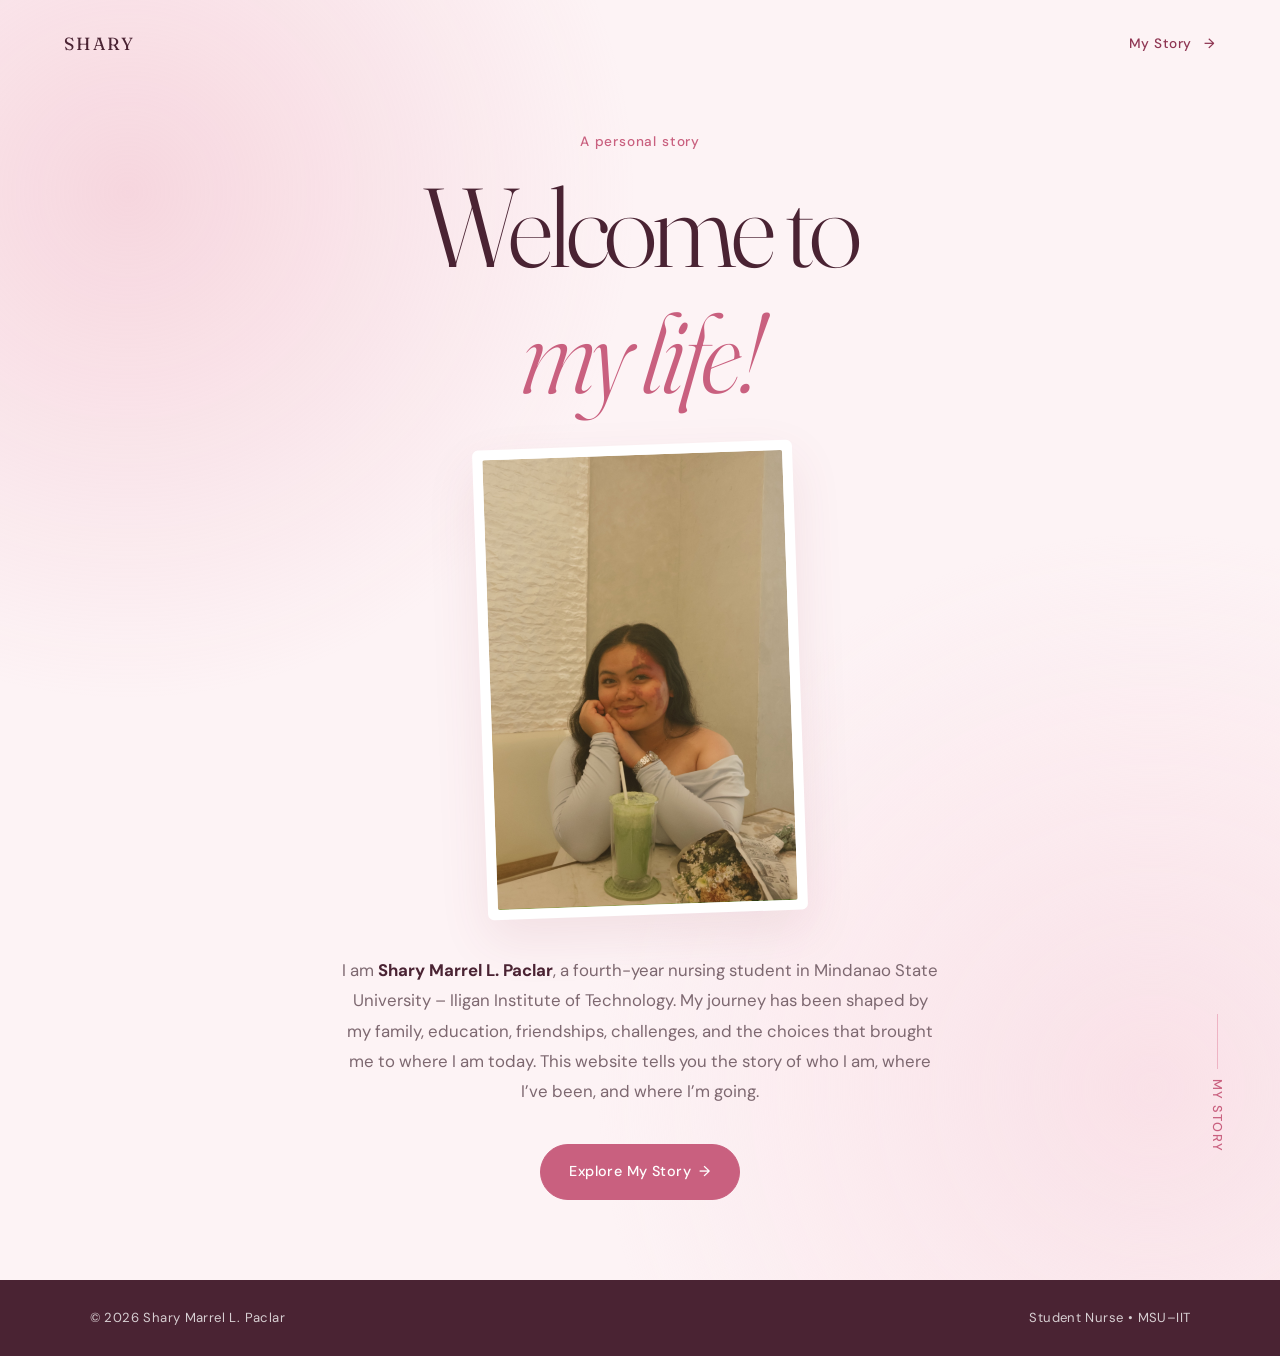
<file: index.html>
<!DOCTYPE html>
<html lang="en">
<head>
    <meta charset="UTF-8">
    <meta name="viewport" content="width=device-width, initial-scale=1.0">
    <meta name="description" content="Welcome to the personal story of Shary Marrel L. Paclar.">
    <title>Welcome to My Life | Shary Marrel Paclar</title>
    <link rel="stylesheet" href="style.css">
    <meta name="theme-color" content="#c9607f">
    <meta property="og:type" content="website">
    <meta property="og:title" content="Welcome to My Life | Shary Marrel Paclar">
    <meta property="og:description" content="Welcome to the personal story of Shary Marrel L. Paclar.">
    <link rel="icon" href="data:image/svg+xml,%3Csvg xmlns='http://www.w3.org/2000/svg' viewBox='0 0 100 100'%3E%3Ctext y='.9em' font-size='90'%3E%F0%9F%8C%B8%3C/text%3E%3C/svg%3E">
</head>

<body class="home-page">

    <a class="skip-link" href="#main">Skip to content</a>

    <header class="site-header">
        <nav class="navbar" aria-label="Main navigation">
            <a class="brand" href="index.html">SHARY</a>
            <a class="nav-link" href="story.html">My Story <span>→</span></a>
        </nav>
    </header>

    <main id="main">
        <section class="hero" id="home">
            <div class="hero-content">
                <p class="eyebrow">A personal story</p>
                <h1>Welcome to<br><em>my life!</em></h1>

                <div class="hero-image-wrap">
                    <img src="PHOTOS/shary-home.jpg"
                         alt="Portrait of Shary Marrel L. Paclar"
                         class="hero-image">
                </div>

                <div class="intro-card">
                    <p>
                        I am <strong>Shary Marrel L. Paclar</strong>, a fourth-year nursing student
                        in Mindanao State University – Iligan Institute of Technology.
                        My journey has been shaped by my family, education, friendships,
                        challenges, and the choices that brought me to where I am today.
                        This website tells you the story of who I am, where I’ve been,
                        and where I’m going.
                    </p>
                </div>

                <a href="story.html" class="button">
                    Explore My Story <span>→</span>
                </a>
            </div>

            <div class="hero-side-note" aria-hidden="true">
                <span class="vertical-line"></span>
                <span>MY STORY</span>
            </div>
        </section>
    </main>

    <footer class="site-footer">
        <p>© 2026 Shary Marrel L. Paclar</p>
        <p>Student Nurse • MSU–IIT</p>
    </footer>

</body>
</html>
</file>
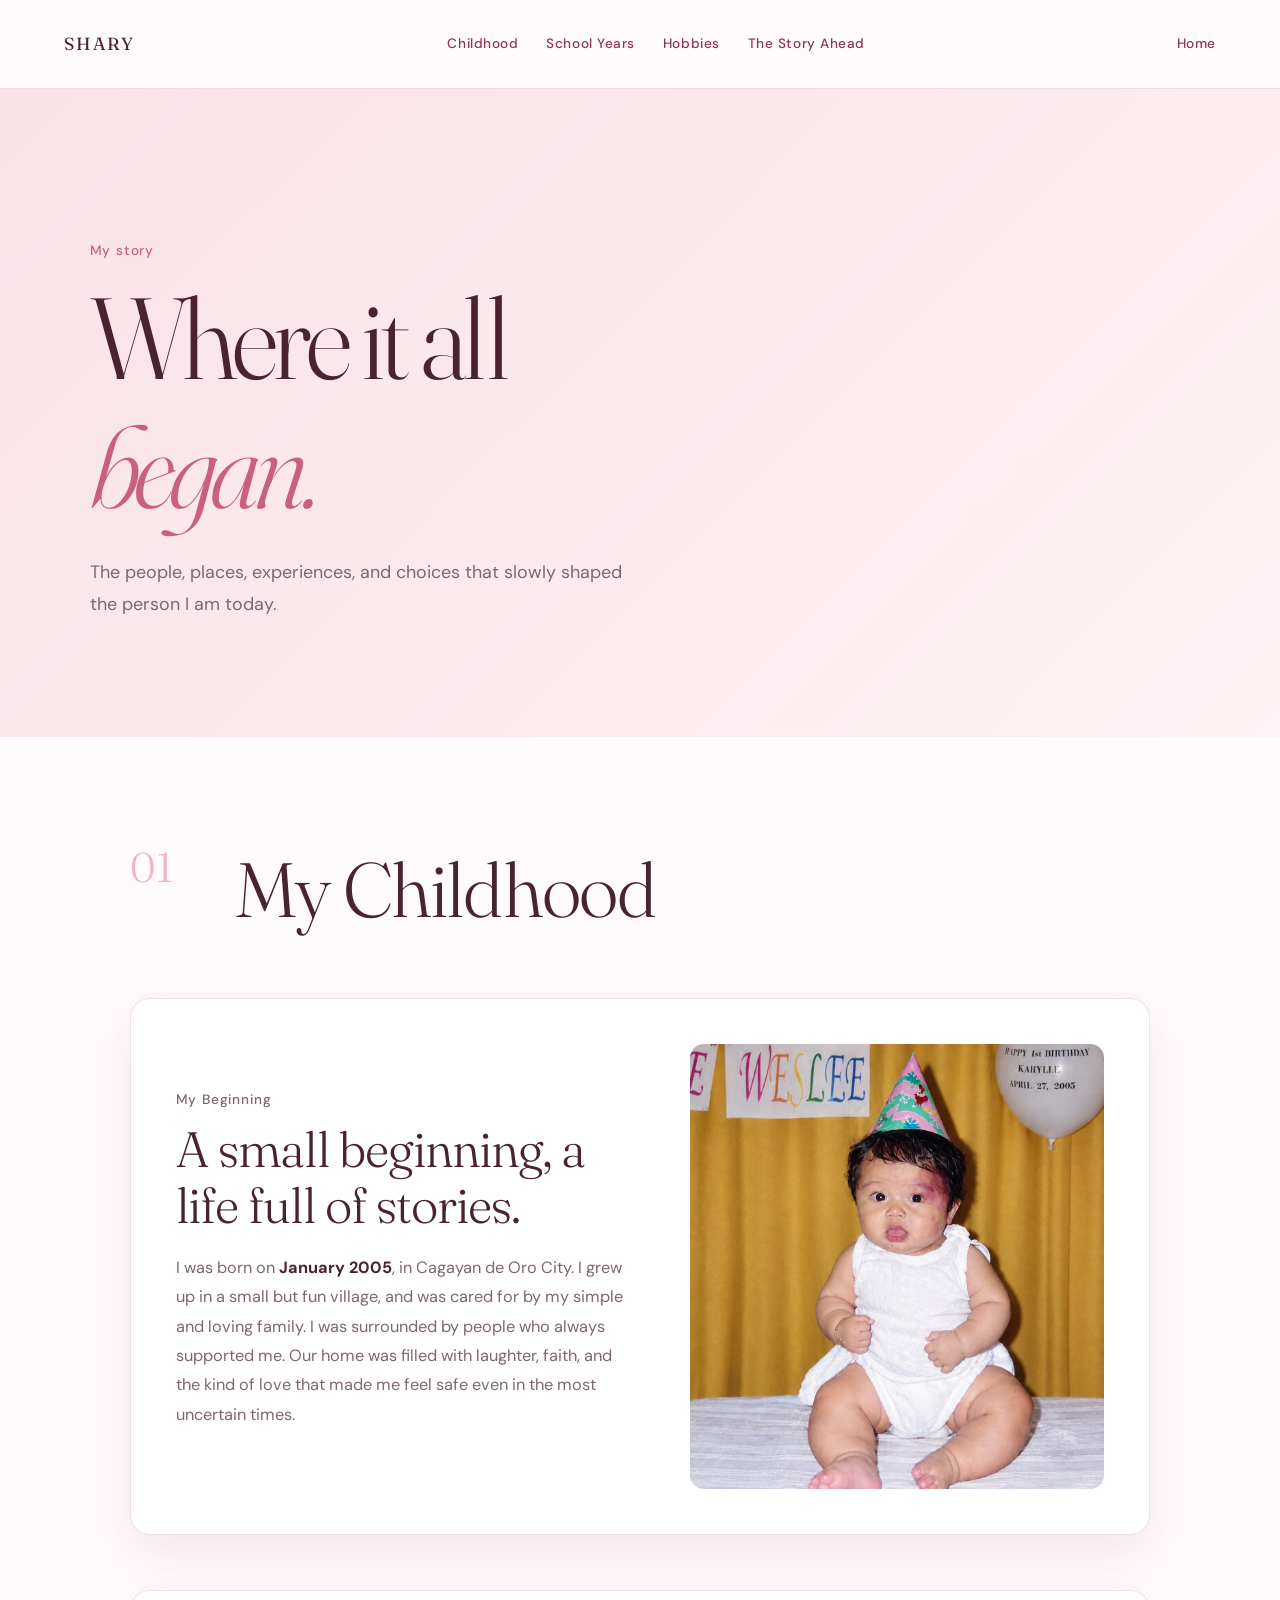
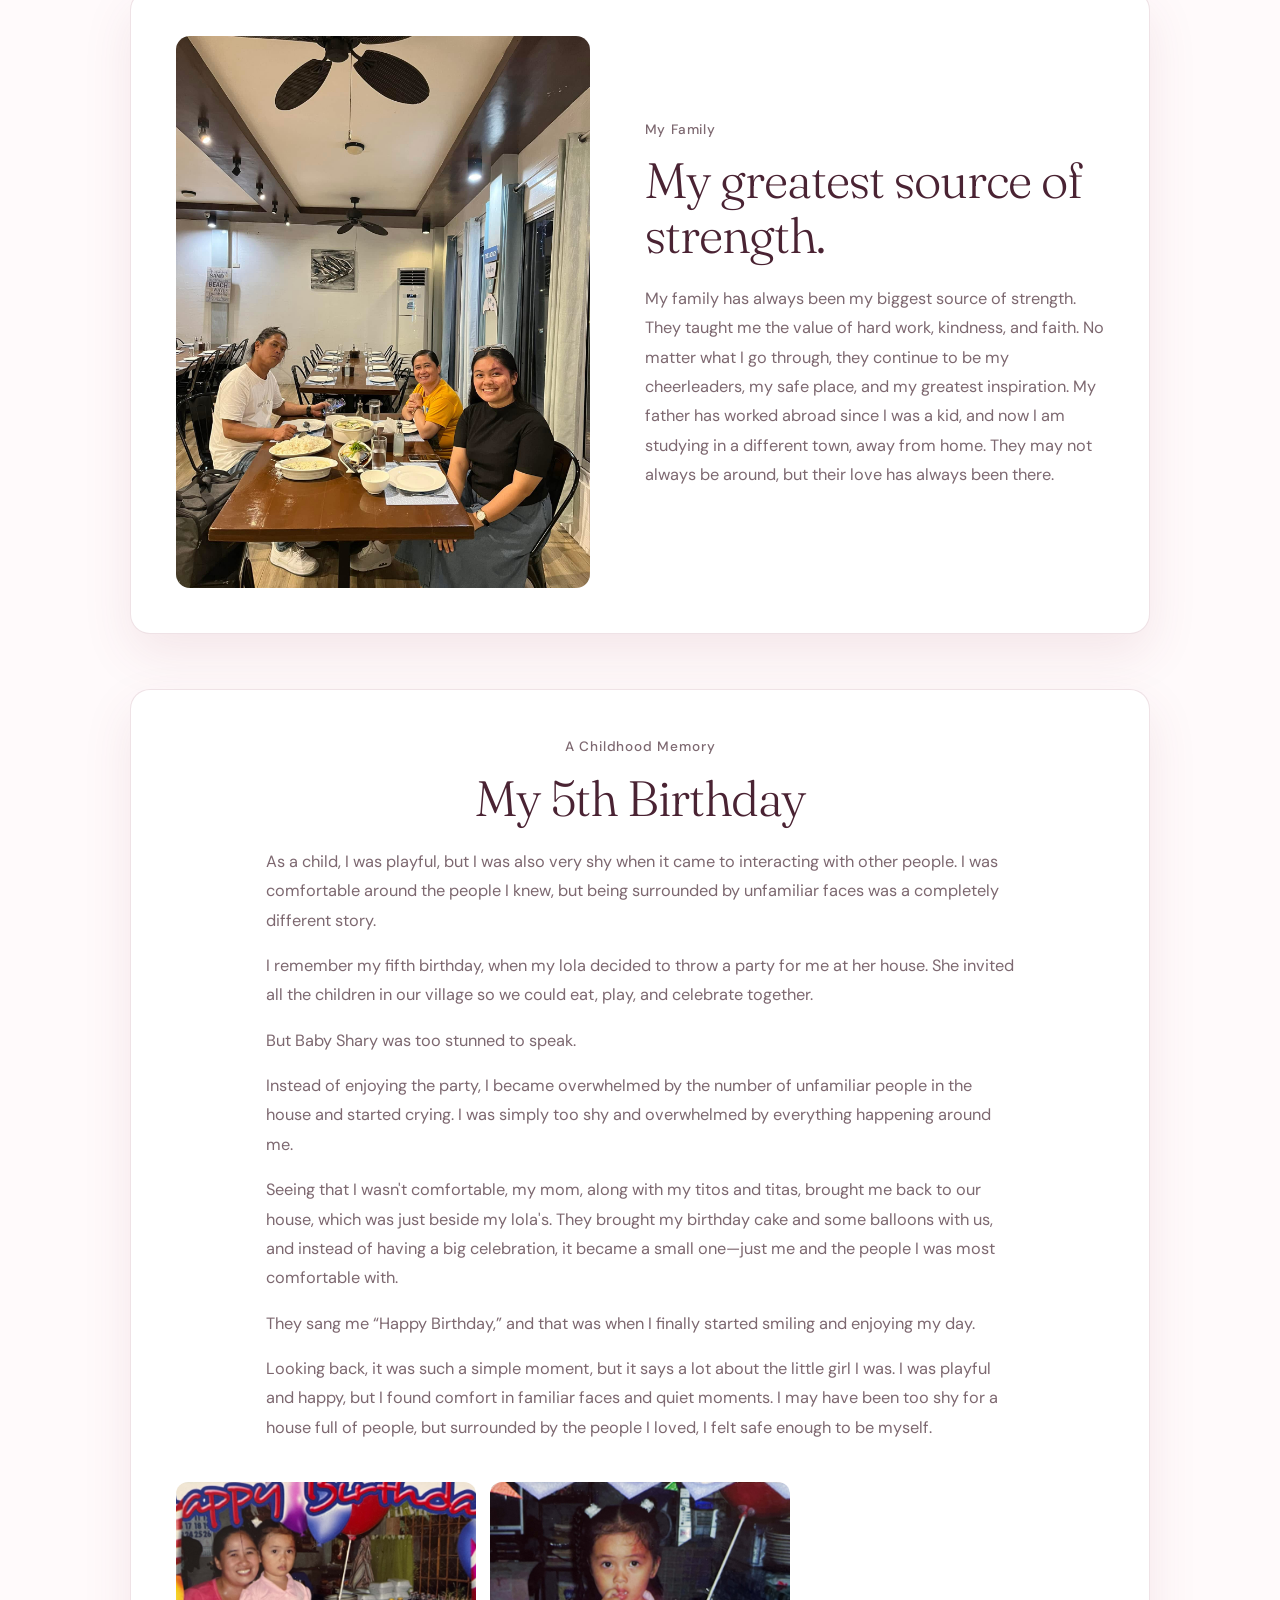
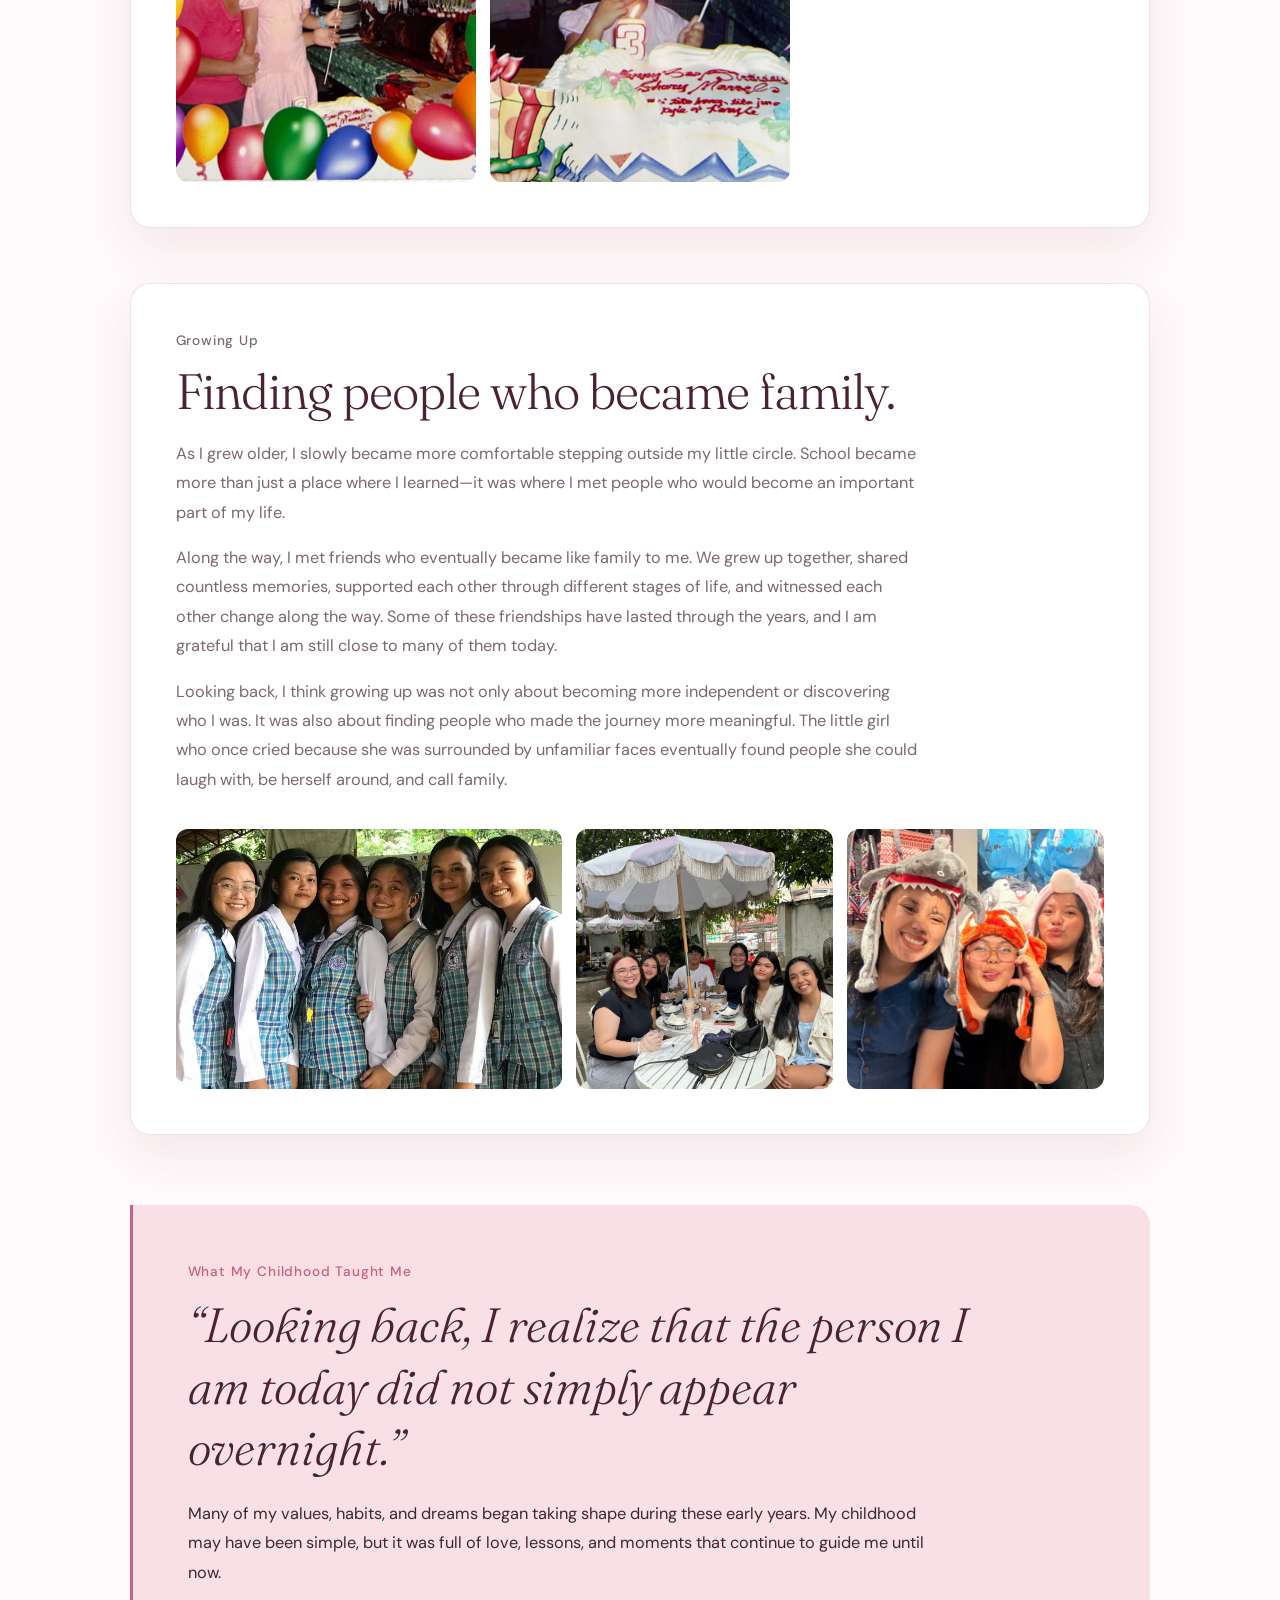
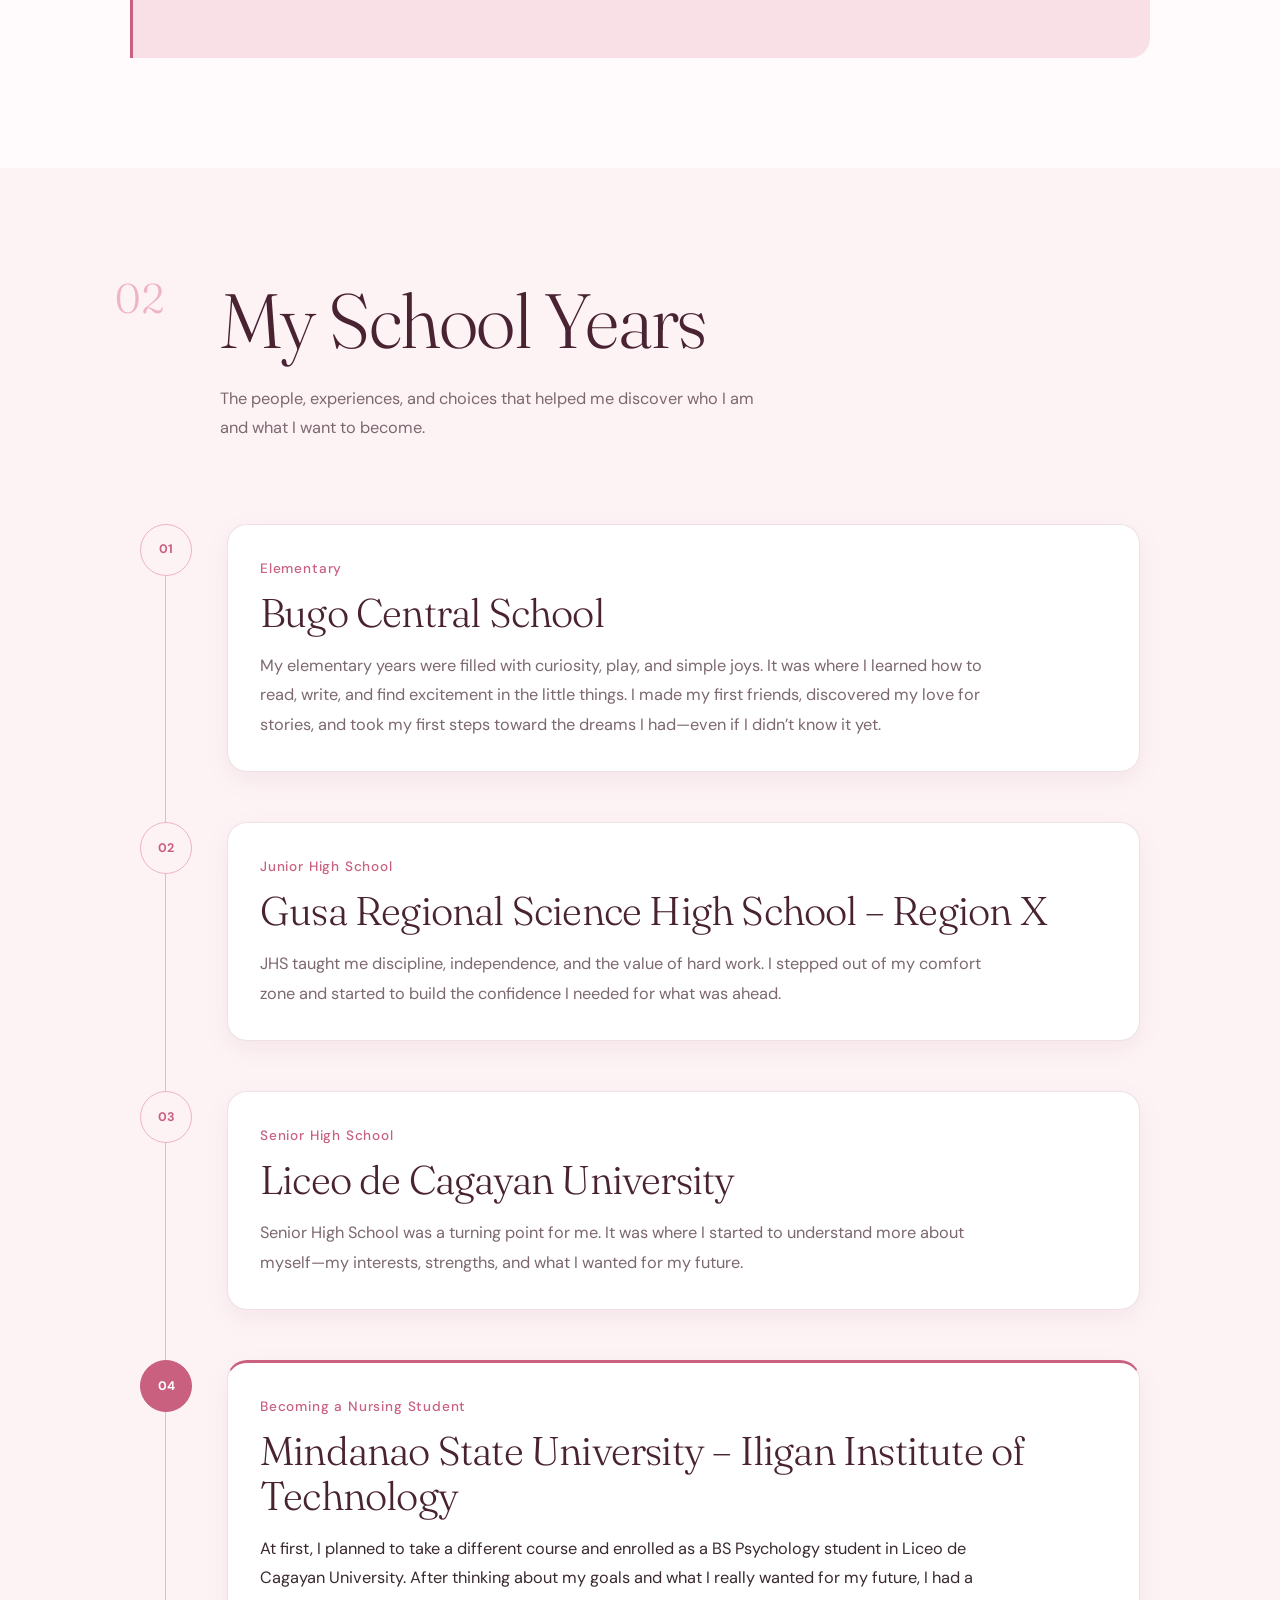
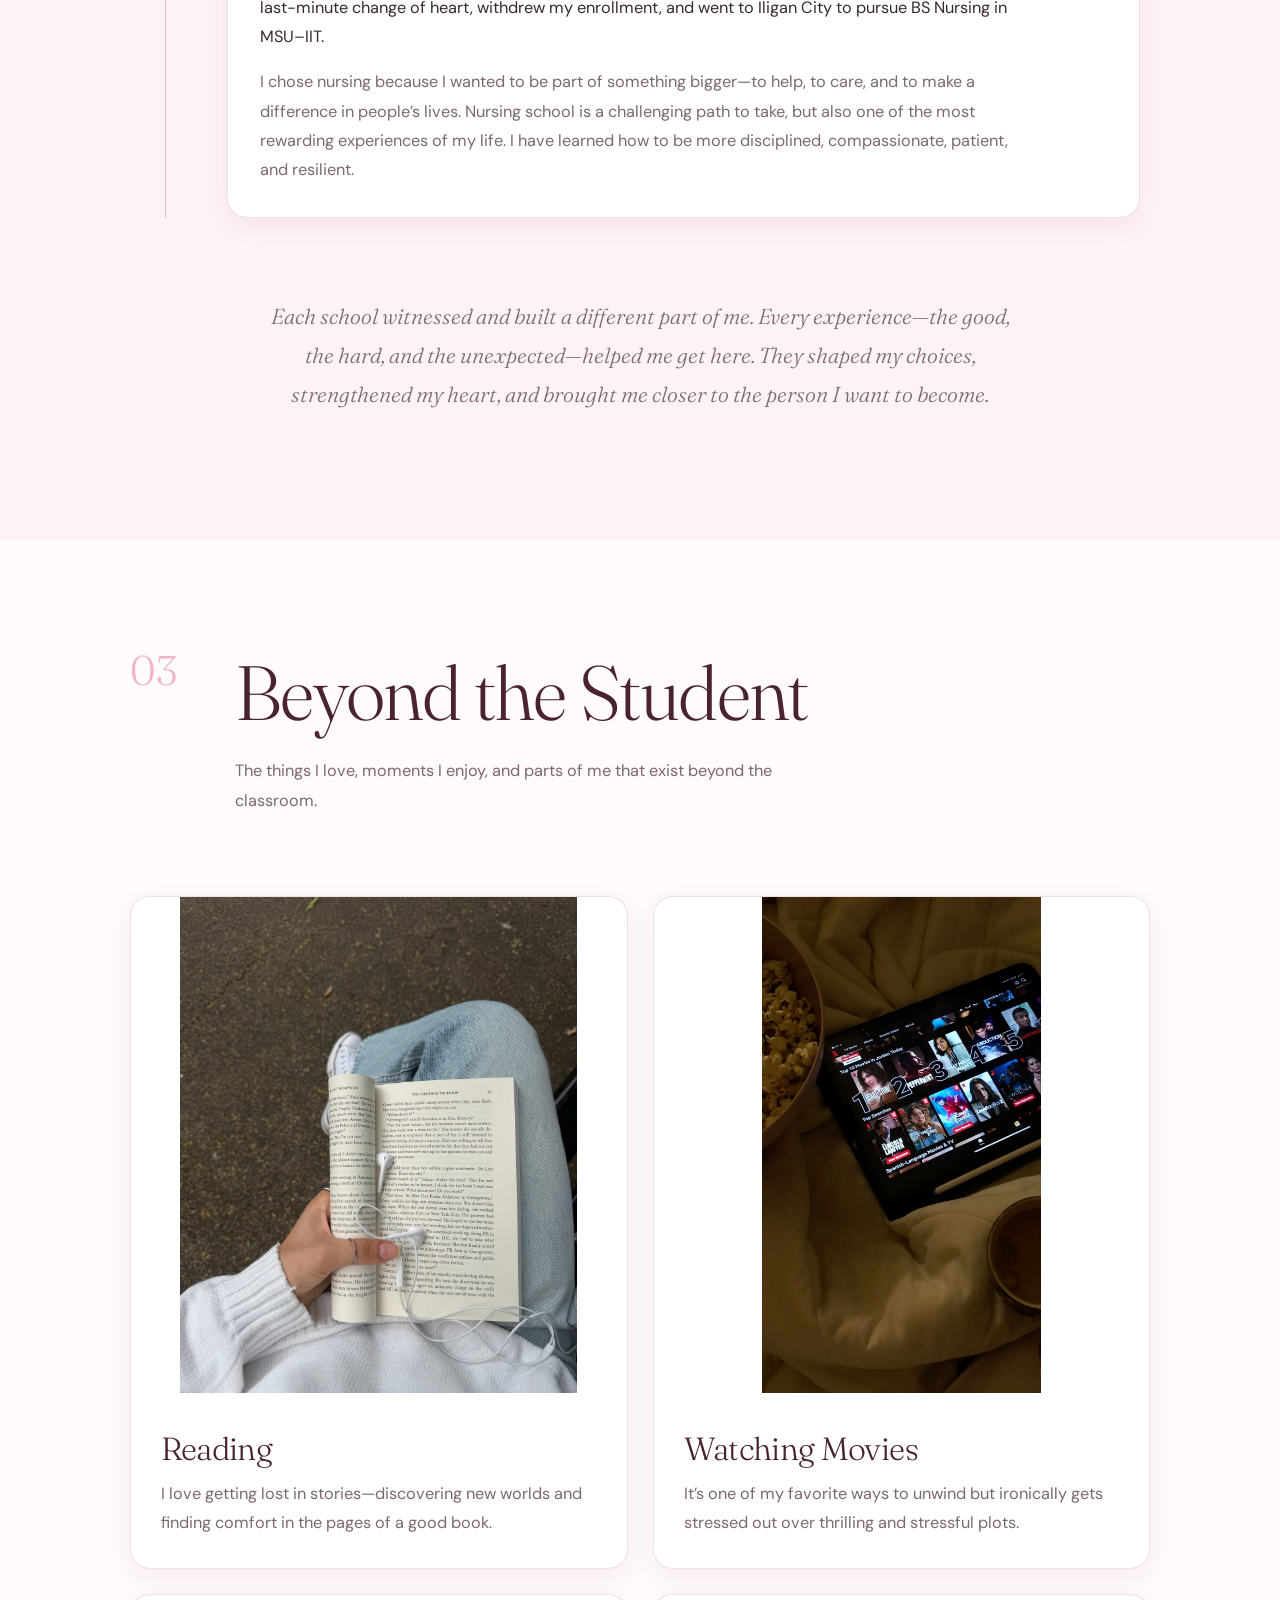
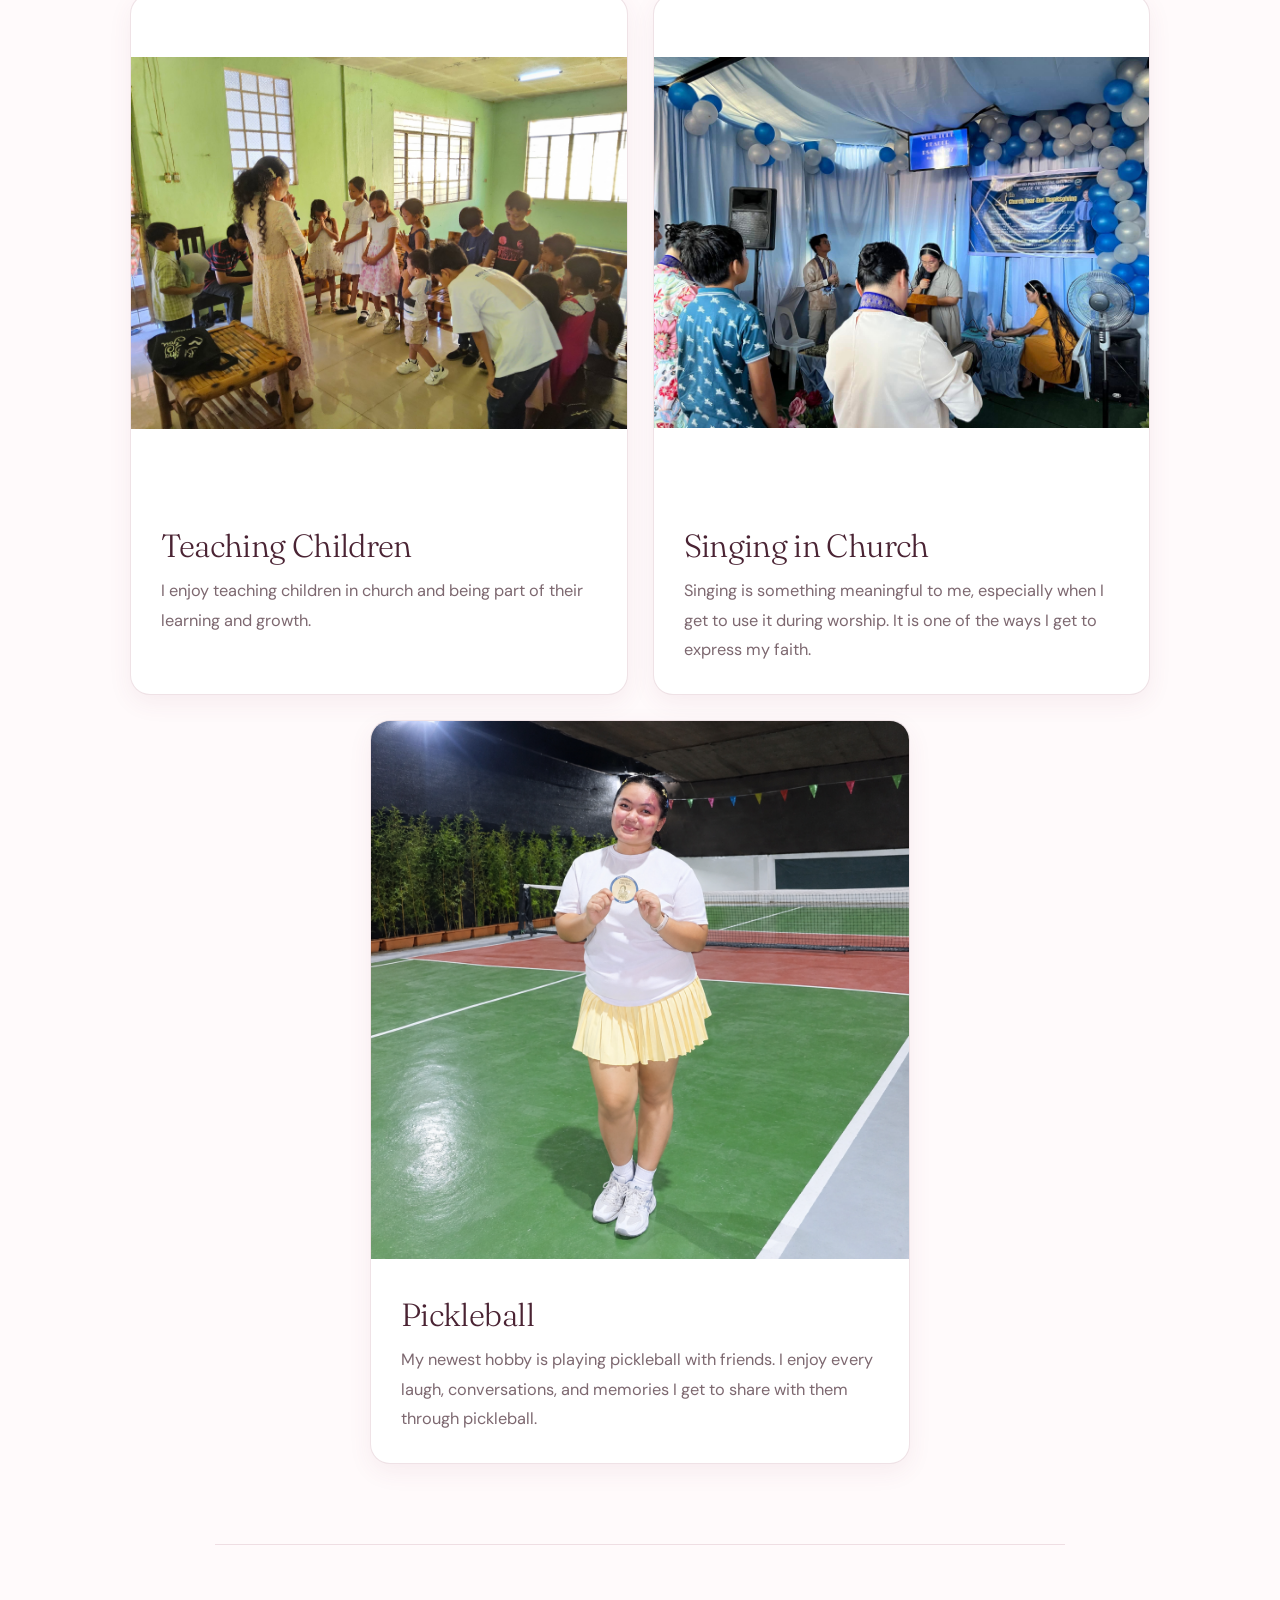
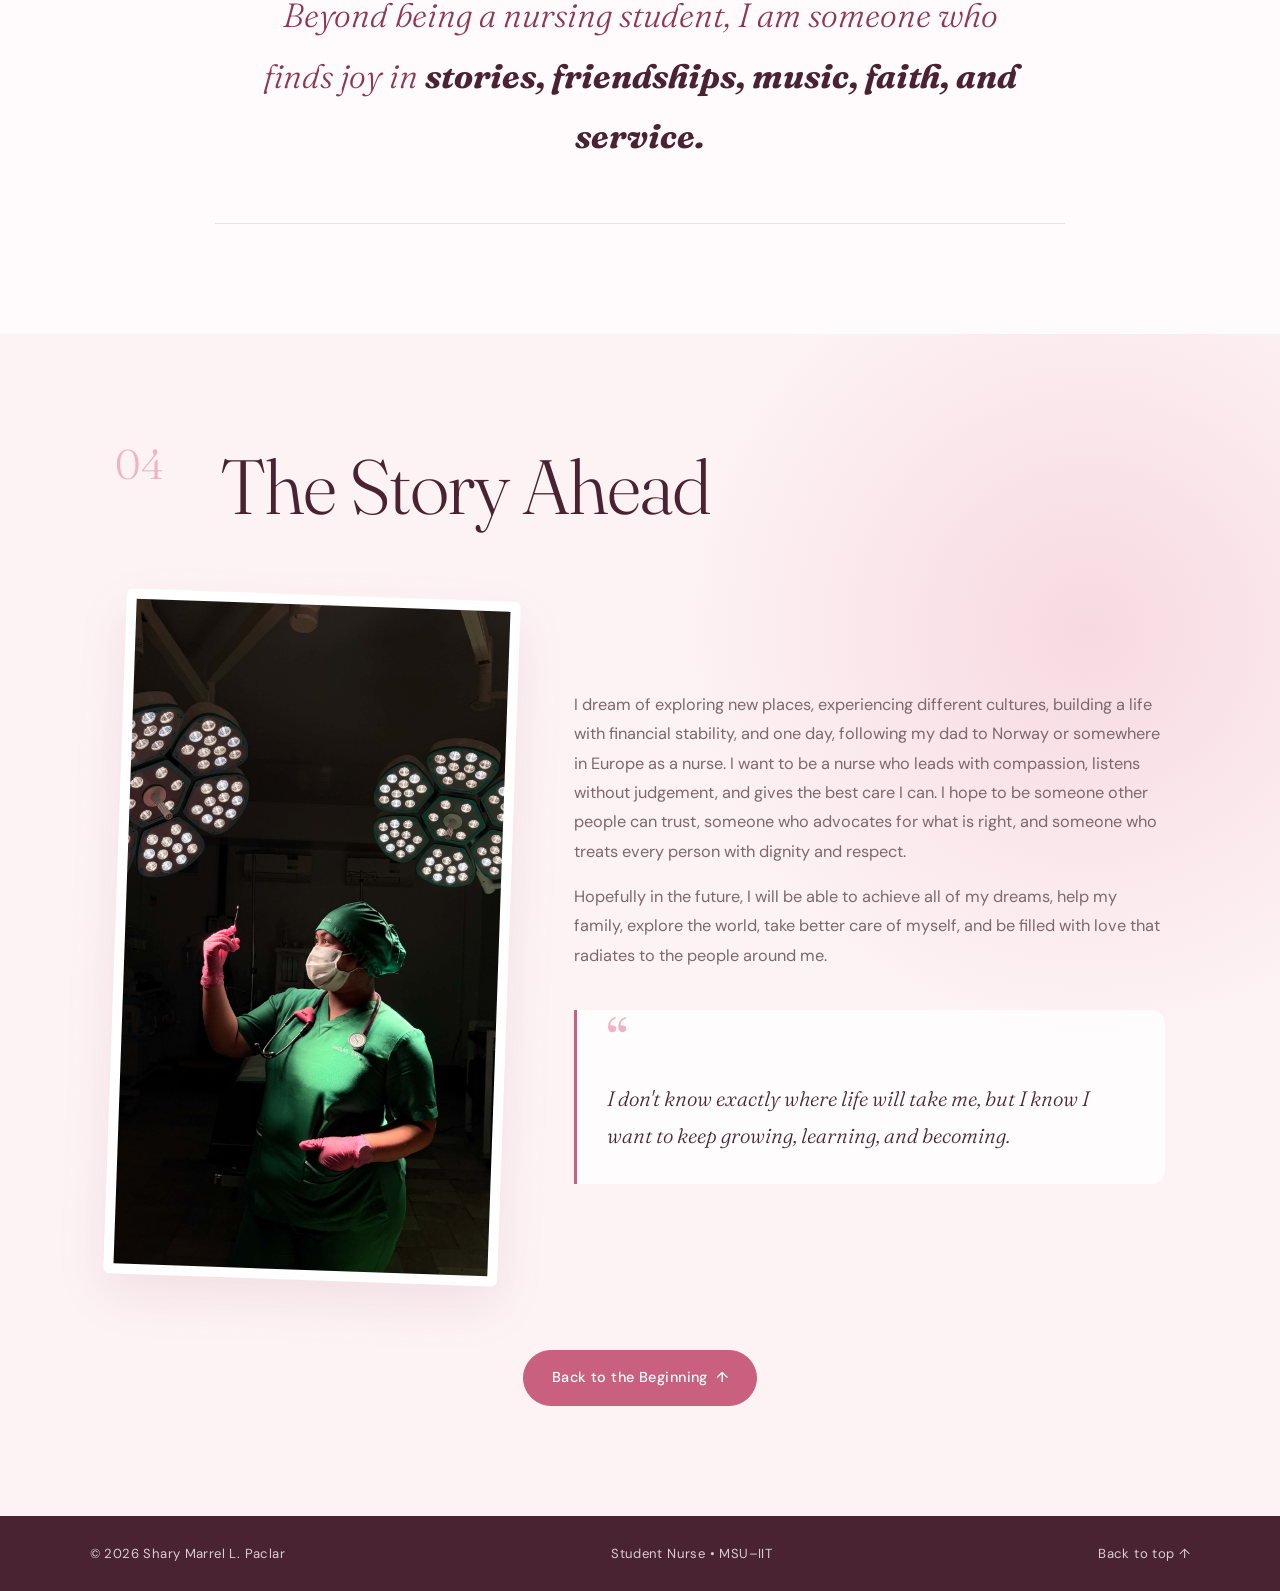
<file: story.html>
<!DOCTYPE html>
<html lang="en">
<head>
    <meta charset="UTF-8">
    <meta name="viewport" content="width=device-width, initial-scale=1.0">
    <meta name="description" content="The life story, school years, hobbies, and dreams of Shary Marrel L. Paclar.">
    <title>My Story | Shary Marrel Paclar</title>
    <link rel="stylesheet" href="style.css">
    <meta name="theme-color" content="#c9607f">
    <meta property="og:type" content="website">
    <meta property="og:title" content="My Story | Shary Marrel Paclar">
    <meta property="og:description" content="The life story, school years, hobbies, and dreams of Shary Marrel L. Paclar.">
    <link rel="icon" href="data:image/svg+xml,%3Csvg xmlns='http://www.w3.org/2000/svg' viewBox='0 0 100 100'%3E%3Ctext y='.9em' font-size='90'%3E%F0%9F%8C%B8%3C/text%3E%3C/svg%3E">
</head>

<body class="story-page" id="top">

    <a class="skip-link" href="#main">Skip to content</a>

    <header class="site-header story-header">
        <nav class="navbar" aria-label="Story navigation">
            <a class="brand" href="index.html">SHARY</a>

            <div class="nav-links">
                <a href="#childhood">Childhood</a>
                <a href="#school">School Years</a>
                <a href="#beyond">Hobbies</a>
                <a href="#future">The Story Ahead</a>
            </div>

            <a class="home-link" href="index.html">Home</a>
        </nav>
    </header>

    <main id="main">

        <section class="story-intro">
            <p class="eyebrow">My story</p>
            <h1>Where it all<br><em>began.</em></h1>
            <p class="story-lead">
                The people, places, experiences, and choices that slowly shaped
                the person I am today.
            </p>
        </section>

        <section class="story-section" id="childhood">
            <div class="section-heading">
                <p class="section-number" aria-hidden="true">01</p>
                <div>
                    <h2>My Childhood</h2>
                </div>
            </div>

            <article class="story-card split-card">
                <div class="story-text">
                    <p class="small-label">My Beginning</p>
                    <h3>A small beginning, a life full of stories.</h3>
                    <p>
                        I was born on <strong>January 2005</strong>, in
                        Cagayan de Oro City. I grew up in a small but fun village,
                        and was cared for by my simple and loving family. I was
                        surrounded by people who always supported me. Our home was
                        filled with laughter, faith, and the kind of love that made
                        me feel safe even in the most uncertain times.
                    </p>
                </div>

                <div class="image-frame">
                    <img loading="lazy" decoding="async" src="PHOTOS/childhood.jpg" alt="A childhood photo of Shary">
                </div>
            </article>

            <article class="story-card split-card reverse">
                <div class="image-frame">
                    <img loading="lazy" decoding="async" src="PHOTOS/family.jpg" alt="Shary with her family">
                </div>

                <div class="story-text">
                    <p class="small-label">My Family</p>
                    <h3>My greatest source of strength.</h3>
                    <p>
                        My family has always been my biggest source of strength.
                        They taught me the value of hard work, kindness, and faith.
                        No matter what I go through, they continue to be my
                        cheerleaders, my safe place, and my greatest inspiration.
                        My father has worked abroad since I was a kid, and now I am
                        studying in a different town, away from home. They may not
                        always be around, but their love has always been there.
                    </p>
                </div>
            </article>

            <article class="story-card birthday-card">
                <div class="story-text centered-text">
                    <p class="small-label">A Childhood Memory</p>
                    <h3>My 5th Birthday</h3>
                    <p>
                        As a child, I was playful, but I was also very shy when it
                        came to interacting with other people. I was comfortable
                        around the people I knew, but being surrounded by unfamiliar
                        faces was a completely different story.
                    </p>

                    <p>
                        I remember my fifth birthday, when my lola decided to throw
                        a party for me at her house. She invited all the children in
                        our village so we could eat, play, and celebrate together.
                    </p>

                    <p>
                        But Baby Shary was too stunned to speak.
                    </p>

                    <p>
                        Instead of enjoying the party, I became overwhelmed by the
                        number of unfamiliar people in the house and started crying.
                        I was simply too shy and overwhelmed by everything happening
                        around me.
                    </p>

                    <p>
                        Seeing that I wasn't comfortable, my mom, along with my titos
                        and titas, brought me back to our house, which was just beside
                        my lola's. They brought my birthday cake and some balloons
                        with us, and instead of having a big celebration, it became a
                        small one—just me and the people I was most comfortable with.
                    </p>

                    <p>
                        They sang me “Happy Birthday,” and that was when I finally
                        started smiling and enjoying my day.
                    </p>

                    <p>
                        Looking back, it was such a simple moment, but it says a lot
                        about the little girl I was. I was playful and happy, but I
                        found comfort in familiar faces and quiet moments. I may have
                        been too shy for a house full of people, but surrounded by
                        the people I loved, I felt safe enough to be myself.
                    </p>
                </div>

                <div class="photo-grid three-photos">
                    <img loading="lazy" decoding="async" src="PHOTOS/birthday-1.jpg" alt="Shary on her fifth birthday at home with her birthday cake">
                    <img loading="lazy" decoding="async" src="PHOTOS/birthday-2.jpg" alt="Shary celebrating her fifth birthday with balloons">
                    <img loading="lazy" decoding="async" src="PHOTOS/birthday-3.jpg" alt="Shary with her family on her fifth birthday">
                </div>
            </article>

            <article class="story-card">
                <div class="story-text">
                    <p class="small-label">Growing Up</p>
                    <h3>Finding people who became family.</h3>
                    <p>
                        As I grew older, I slowly became more comfortable stepping
                        outside my little circle. School became more than just a place
                        where I learned—it was where I met people who would become an
                        important part of my life.
                    </p>

                    <p>
                        Along the way, I met friends who eventually became like family
                        to me. We grew up together, shared countless memories, supported
                        each other through different stages of life, and witnessed each
                        other change along the way. Some of these friendships have
                        lasted through the years, and I am grateful that I am still
                        close to many of them today.
                    </p>

                    <p>
                        Looking back, I think growing up was not only about becoming
                        more independent or discovering who I was. It was also about
                        finding people who made the journey more meaningful. The little
                        girl who once cried because she was surrounded by unfamiliar
                        faces eventually found people she could laugh with, be herself
                        around, and call family.
                    </p>
                </div>

                <div class="photo-grid growing-up-grid">
                    <img loading="lazy" decoding="async" src="PHOTOS/growing-up-1.jpg" alt="Shary as a child at school">
                    <img loading="lazy" decoding="async" src="PHOTOS/growing-up-2.jpg" alt="Shary with her childhood friends">
                    <img loading="lazy" decoding="async" src="PHOTOS/growing-up-3.jpg" alt="Shary and her friends a few years later">
                </div>
            </article>

            <article class="reflection-card">
                <p class="small-label">What My Childhood Taught Me</p>
                <blockquote>
                    “Looking back, I realize that the person I am today did not
                    simply appear overnight.”
                </blockquote>
                <p>
                    Many of my values, habits, and dreams began taking shape during
                    these early years. My childhood may have been simple, but it was
                    full of love, lessons, and moments that continue to guide me until now.
                </p>
            </article>
        </section>

        <section class="story-section alternate-section" id="school">
            <div class="section-heading">
                <p class="section-number" aria-hidden="true">02</p>
                <div>
                    <h2>My School Years</h2>
                    <p class="section-subtitle">
                        The people, experiences, and choices that helped me discover
                        who I am and what I want to become.
                    </p>
                </div>
            </div>

            <div class="timeline">

                <article class="timeline-item">
                    <div class="timeline-marker">01</div>
                    <div class="timeline-content">
                        <p class="small-label">Elementary</p>
                        <h3>Bugo Central School</h3>
                        <p>
                            My elementary years were filled with curiosity, play,
                            and simple joys. It was where I learned how to read,
                            write, and find excitement in the little things. I made
                            my first friends, discovered my love for stories, and took
                            my first steps toward the dreams I had—even if I didn’t
                            know it yet.
                        </p>
                    </div>
                </article>

                <article class="timeline-item">
                    <div class="timeline-marker">02</div>
                    <div class="timeline-content">
                        <p class="small-label">Junior High School</p>
                        <h3>Gusa Regional Science High School – Region X</h3>
                        <p>
                            JHS taught me discipline, independence, and the value of
                            hard work. I stepped out of my comfort zone and started
                            to build the confidence I needed for what was ahead.
                        </p>
                    </div>
                </article>

                <article class="timeline-item">
                    <div class="timeline-marker">03</div>
                    <div class="timeline-content">
                        <p class="small-label">Senior High School</p>
                        <h3>Liceo de Cagayan University</h3>
                        <p>
                            Senior High School was a turning point for me. It was
                            where I started to understand more about myself—my
                            interests, strengths, and what I wanted for my future.
                        </p>
                    </div>
                </article>

                <article class="timeline-item featured-timeline">
                    <div class="timeline-marker">04</div>
                    <div class="timeline-content">
                        <p class="small-label">Becoming a Nursing Student</p>
                        <h3>Mindanao State University – Iligan Institute of Technology</h3>
                        <p>
                            At first, I planned to take a different course and enrolled
                            as a BS Psychology student in Liceo de Cagayan University.
                            After thinking about my goals and what I really wanted for
                            my future, I had a last-minute change of heart, withdrew my
                            enrollment, and went to Iligan City to pursue BS Nursing
                            in MSU–IIT.
                        </p>

                        <p>
                            I chose nursing because I wanted to be part of something
                            bigger—to help, to care, and to make a difference in
                            people’s lives. Nursing school is a challenging path to
                            take, but also one of the most rewarding experiences of
                            my life. I have learned how to be more disciplined,
                            compassionate, patient, and resilient.
                        </p>
                    </div>
                </article>

            </div>

            <div class="closing-note">
                <p>
                    Each school witnessed and built a different part of me. Every
                    experience—the good, the hard, and the unexpected—helped me get
                    here. They shaped my choices, strengthened my heart, and brought
                    me closer to the person I want to become.
                </p>
            </div>
        </section>


        <section class="story-section" id="beyond">
            <div class="section-heading">
                <p class="section-number" aria-hidden="true">03</p>
                <div>
                    <h2>Beyond the Student</h2>
                    <p class="section-subtitle">
                        The things I love, moments I enjoy, and parts of me that
                        exist beyond the classroom.
                    </p>
                </div>
            </div>

            <div class="hobby-grid">

                <article class="hobby-card">
                    <div class="hobby-image">
                        <img loading="lazy" decoding="async" src="PHOTOS/reading.jpg" alt="Shary reading a book">
                    </div>
                    <div class="hobby-content">
                        <h3>Reading</h3>
                        <p>
                            I love getting lost in stories—discovering new worlds
                            and finding comfort in the pages of a good book.
                        </p>
                    </div>
                </article>

                <article class="hobby-card">
                    <div class="hobby-image">
                        <img loading="lazy" decoding="async" src="PHOTOS/movies.jpg" alt="Shary watching movies">
                    </div>
                    <div class="hobby-content">
                        <h3>Watching Movies</h3>
                        <p>
                            It’s one of my favorite ways to unwind but ironically
                            gets stressed out over thrilling and stressful plots.
                        </p>
                    </div>
                </article>

                <article class="hobby-card">
                    <div class="hobby-image">
                        <img loading="lazy" decoding="async" src="PHOTOS/teaching.jpg" alt="Shary teaching children">
                    </div>
                    <div class="hobby-content">
                        <h3>Teaching Children</h3>
                        <p>
                            I enjoy teaching children in church and being part of
                            their learning and growth.
                        </p>
                    </div>
                </article>

                <article class="hobby-card">
                    <div class="hobby-image">
                        <img loading="lazy" decoding="async" src="PHOTOS/singing.jpg" alt="Shary singing in church">
                    </div>
                    <div class="hobby-content">
                        <h3>Singing in Church</h3>
                        <p>
                            Singing is something meaningful to me, especially when
                            I get to use it during worship. It is one of the ways
                            I get to express my faith.
                        </p>
                    </div>
                </article>

                <article class="hobby-card">
                    <div class="hobby-image">
                        <img loading="lazy" decoding="async" src="PHOTOS/pickleball.jpg" alt="Shary playing pickleball">
                    </div>
                    <div class="hobby-content">
                        <h3>Pickleball</h3>
                        <p>
                            My newest hobby is playing pickleball with friends.
                            I enjoy every laugh, conversations, and memories
                            I get to share with them through pickleball.
                        </p>
                    </div>
                </article>

            </div>

            <div class="beyond-statement">
                <p>
                    Beyond being a nursing student, I am someone who finds joy in
                    <strong>stories, friendships, music, faith, and service.</strong>
                </p>
            </div>
        </section>

        <section class="story-section future-section" id="future">
            <div class="section-heading">
                <p class="section-number" aria-hidden="true">04</p>
                <div>
                    <h2>The Story Ahead</h2>
                </div>
            </div>

            <div class="future-layout">
                <div class="future-image">
                    <img loading="lazy" decoding="async" src="PHOTOS/future.jpg" alt="A photo representing Shary's dreams for the future">
                </div>

                <div class="future-text">
                    <p>
                        I dream of exploring new places, experiencing different
                        cultures, building a life with financial stability, and one
                        day, following my dad to Norway or somewhere in Europe as a nurse.
                        I want to be a nurse who leads with compassion, listens without
                        judgement, and gives the best care I can. I hope to be someone
                        other people can trust, someone who advocates for what is right,
                        and someone who treats every person with dignity and respect.
                    </p>

                    <p>
                        Hopefully in the future, I will be able to achieve all of my
                        dreams, help my family, explore the world, take better care of
                        myself, and be filled with love that radiates to the people
                        around me.
                    </p>

                    <div class="final-quote">
                        <span>“</span>
                        <p>
                            I don't know exactly where life will take me,
                            but I know I want to keep growing, learning,
                            and becoming.
                        </p>
                    </div>
                </div>
            </div>

            <div class="back-home">
                <a href="index.html" class="button">Back to the Beginning <span>↑</span></a>
            </div>
        </section>

    </main>

    <footer class="site-footer">
        <p>© 2026 Shary Marrel L. Paclar</p>
        <p>Student Nurse • MSU–IIT</p>
        <a href="#top">Back to top ↑</a>
    </footer>

</body>
</html>
</file>
<file: style.css>
/* =========================================================
   SHARY MARREL PACLAR — MY FIRST WEBSITE
   Shared stylesheet for index.html and story.html
   Theme: soft pinks · clean layout · Fraunces + DM Sans
   ========================================================= */

@import url("https://fonts.googleapis.com/css2?family=DM+Sans:wght@400;500;700&family=Fraunces:ital,opsz,wght@0,9..144,300;0,9..144,400;1,9..144,300;1,9..144,400&display=swap");

/* ---------- Base ---------- */

:root {
    --blush: #fdf3f5;
    --blush-light: #fffafb;
    --pink-soft: #f9dfe6;
    --pink: #eeb4c4;
    --rose: #c9607f;
    --rose-dark: #8f3653;
    --berry: #4a2333;
    --white: #ffffff;
    --ink: #3a2a30;
    --muted: #7d6870;
    --line: rgba(143, 54, 83, 0.14);
    --shadow: 0 20px 50px rgba(143, 54, 83, 0.10);
    --shadow-soft: 0 8px 24px rgba(143, 54, 83, 0.07);
    --radius: 20px;
    --serif: "Fraunces", Georgia, serif;
    --sans: "DM Sans", Arial, Helvetica, sans-serif;

    /* kept so older references still work */
    --cream: var(--blush);
    --cream-light: var(--blush-light);
    --sage: var(--pink);
    --sage-light: var(--pink-soft);
    --green: var(--rose-dark);
    --green-dark: var(--berry);
    --brown: var(--rose);
    --brown-light: var(--pink);
}

* {
    box-sizing: border-box;
    margin: 0;
    padding: 0;
}

html {
    scroll-behavior: smooth;
}

body {
    background: var(--blush-light);
    color: var(--ink);
    font-family: var(--sans);
    font-size: 1.02rem;
    line-height: 1.8;
    -webkit-font-smoothing: antialiased;
}

img {
    display: block;
    width: 100%;
    object-fit: cover;
}

a {
    color: inherit;
    text-decoration: none;
}

p {
    margin-bottom: 1rem;
    max-width: 68ch;
}

strong {
    color: var(--berry);
    font-weight: 700;
}

::selection {
    background: var(--pink);
    color: var(--berry);
}

:focus-visible {
    outline: 2px solid var(--rose);
    outline-offset: 3px;
}

/* ---------- Header / Navigation ---------- */

.site-header {
    position: absolute;
    top: 0;
    left: 0;
    z-index: 10;
    width: 100%;
    padding: 28px 5%;
}

.story-header {
    position: sticky;
    background: rgba(255, 250, 251, 0.9);
    border-bottom: 1px solid var(--line);
    backdrop-filter: blur(12px);
}

.navbar {
    max-width: 1200px;
    margin: 0 auto;
    display: flex;
    align-items: center;
    justify-content: space-between;
    gap: 30px;
}

.brand {
    color: var(--berry);
    font-family: var(--serif);
    font-size: 1.1rem;
    font-weight: 400;
    letter-spacing: 0.12em;
}

.nav-link,
.home-link,
.nav-links a {
    color: var(--rose-dark);
    font-size: 0.85rem;
    font-weight: 500;
    letter-spacing: 0.04em;
    transition: color 0.25s ease;
}

.nav-link span,
.button span {
    display: inline-block;
    margin-left: 8px;
    transition: transform 0.25s ease;
}

.nav-link:hover,
.home-link:hover,
.nav-links a:hover {
    color: var(--rose);
}

.nav-link:hover span,
.button:hover span {
    transform: translateX(4px);
}

.nav-links {
    display: flex;
    align-items: center;
    gap: 28px;
}

/* ---------- Shared Typography ---------- */

.eyebrow,
.small-label {
    margin-bottom: 10px;
    color: var(--rose);
    font-size: 0.85rem;
    font-weight: 500;
    letter-spacing: 0.06em;
}

h1,
h2,
h3 {
    color: var(--berry);
    font-family: var(--serif);
    font-weight: 300;
    line-height: 1.12;
    letter-spacing: -0.02em;
}

h1 em,
h2 em {
    color: var(--rose);
    font-style: italic;
    font-weight: 300;
}

/* ---------- Buttons ---------- */

.button {
    display: inline-flex;
    align-items: center;
    justify-content: center;
    padding: 14px 28px;
    border: 1px solid var(--rose);
    border-radius: 999px;
    background: var(--rose);
    color: var(--white);
    font-size: 0.9rem;
    font-weight: 500;
    letter-spacing: 0.03em;
    transition: background 0.25s ease, transform 0.25s ease, box-shadow 0.25s ease;
}

.button:hover {
    background: var(--rose-dark);
    border-color: var(--rose-dark);
    transform: translateY(-2px);
    box-shadow: 0 10px 24px rgba(143, 54, 83, 0.22);
}

/* ---------- Home Page ---------- */

.hero {
    min-height: 100vh;
    position: relative;
    display: flex;
    align-items: center;
    justify-content: center;
    padding: 130px 7% 80px;
    overflow: hidden;
    background:
        radial-gradient(circle at 10% 15%, rgba(238, 180, 196, 0.45), transparent 32%),
        radial-gradient(circle at 90% 85%, rgba(249, 223, 230, 0.9), transparent 35%),
        var(--blush);
}

.hero-content {
    width: min(820px, 100%);
    text-align: center;
    display: flex;
    flex-direction: column;
    align-items: center;
}

.hero h1 {
    margin-bottom: 30px;
    font-size: clamp(3.6rem, 9vw, 7rem);
    letter-spacing: -0.045em;
}

.hero-image-wrap {
    width: min(320px, 70vw);
    aspect-ratio: 4 / 5;
    padding: 10px;
    margin-bottom: 30px;
    background: var(--white);
    border-radius: 6px;
    box-shadow: var(--shadow);
    transform: rotate(-2deg);
}

.hero-image {
    height: 100%;
    border-radius: 2px;
}

.intro-card {
    max-width: 640px;
    margin-bottom: 28px;
    padding: 10px 20px;
    color: var(--muted);
    font-size: 1.05rem;
}

.intro-card p {
    margin: 0 auto;
}

.hero-side-note {
    position: absolute;
    right: 4%;
    bottom: 10%;
    display: flex;
    align-items: center;
    gap: 10px;
    color: var(--rose);
    font-size: 0.8rem;
    font-weight: 500;
    letter-spacing: 0.1em;
    writing-mode: vertical-rl;
}

.vertical-line {
    width: 1px;
    height: 55px;
    background: var(--pink);
}

.site-footer {
    display: flex;
    justify-content: space-between;
    gap: 20px;
    padding: 26px 7%;
    background: var(--berry);
    color: rgba(255, 255, 255, 0.78);
    font-size: 0.82rem;
    letter-spacing: 0.03em;
}

.site-footer p {
    margin: 0;
    max-width: none;
}

/* ---------- Story Intro ---------- */

.story-intro {
    min-height: 65vh;
    padding: 150px 7% 100px;
    display: flex;
    flex-direction: column;
    justify-content: center;
    background:
        linear-gradient(135deg, rgba(249, 223, 230, 0.9), rgba(253, 243, 245, 0.95)),
        var(--blush);
}

.story-intro h1 {
    max-width: 900px;
    font-size: clamp(3.6rem, 9vw, 7.5rem);
    letter-spacing: -0.045em;
}

.story-lead {
    max-width: 560px;
    margin-top: 25px;
    color: var(--muted);
    font-size: 1.12rem;
}

/* ---------- Story Sections ---------- */

.story-section {
    max-width: 1200px;
    margin: 0 auto;
    padding: 110px 7%;
}

.alternate-section {
    max-width: none;
    background: var(--blush);
}

.section-heading {
    max-width: 1050px;
    margin: 0 auto 65px;
    display: grid;
    grid-template-columns: 80px 1fr;
    gap: 25px;
    align-items: start;
}

.section-number {
    color: var(--pink);
    font-family: var(--serif);
    font-size: 2.6rem;
    font-weight: 300;
    line-height: 1;
}

.section-heading h2 {
    font-size: clamp(2.8rem, 6vw, 5rem);
}

.section-subtitle {
    max-width: 560px;
    margin-top: 20px;
    color: var(--muted);
}

/* ---------- Story Cards ---------- */

.story-card {
    max-width: 1050px;
    margin: 0 auto 55px;
    padding: 45px;
    border: 1px solid var(--line);
    border-radius: var(--radius);
    background: var(--white);
    box-shadow: var(--shadow);
}

.split-card {
    display: grid;
    grid-template-columns: 1fr 0.9fr;
    gap: 55px;
    align-items: center;
}

.split-card.reverse {
    grid-template-columns: 0.9fr 1fr;
}

.story-text h3 {
    margin-bottom: 20px;
    font-size: clamp(2rem, 4vw, 3.1rem);
}

.story-text p {
    color: var(--muted);
}

.image-frame {
    min-height: 380px;
    overflow: hidden;
    border-radius: 14px;
    background: var(--pink-soft);
}

.image-frame img {
    height: 100%;
    min-height: 380px;
    transition: transform 0.5s ease;
}

.image-frame:hover img {
    transform: scale(1.04);
}

/* ---------- Birthday / Photo Galleries ---------- */

.birthday-card {
    text-align: center;
}

.centered-text {
    max-width: 800px;
    margin: 0 auto 40px;
}

.centered-text p {
    text-align: left;
    margin-left: auto;
    margin-right: auto;
}

.photo-grid {
    display: grid;
    gap: 14px;
}

.three-photos {
    grid-template-columns: repeat(3, 1fr);
}

.photo-grid img {
    height: 300px;
    border-radius: 12px;
    transition: transform 0.3s ease;
}

.photo-grid img:hover {
    transform: translateY(-4px);
}

.growing-up-grid {
    grid-template-columns: 1.2fr 0.8fr 0.8fr;
    margin-top: 35px;
}

.growing-up-grid img {
    height: 260px;
}

.reflection-card {
    max-width: 1050px;
    margin: 70px auto 0;
    padding: 55px;
    border-left: 3px solid var(--rose);
    border-radius: 0 var(--radius) var(--radius) 0;
    background: var(--pink-soft);
}

.reflection-card blockquote {
    max-width: 780px;
    margin: 10px 0 20px;
    color: var(--berry);
    font-family: var(--serif);
    font-size: clamp(1.9rem, 4vw, 3rem);
    font-style: italic;
    font-weight: 300;
    line-height: 1.28;
}

/* ---------- School Timeline ---------- */

.timeline {
    max-width: 1000px;
    margin: 0 auto;
    position: relative;
}

.timeline::before {
    content: "";
    position: absolute;
    top: 0;
    bottom: 0;
    left: 25px;
    width: 1px;
    background: var(--pink);
}

.timeline-item {
    position: relative;
    display: grid;
    grid-template-columns: 52px 1fr;
    gap: 35px;
    margin-bottom: 50px;
}

.timeline-marker {
    position: relative;
    z-index: 2;
    width: 52px;
    height: 52px;
    display: grid;
    place-items: center;
    border: 1px solid var(--pink);
    border-radius: 50%;
    background: var(--blush);
    color: var(--rose);
    font-size: 0.78rem;
    font-weight: 700;
}

.timeline-content {
    padding: 32px;
    border: 1px solid var(--line);
    border-radius: var(--radius);
    background: var(--white);
    box-shadow: var(--shadow-soft);
}

.timeline-content h3 {
    margin-bottom: 15px;
    font-size: clamp(1.8rem, 4vw, 2.5rem);
}

.timeline-content p:last-child {
    margin-bottom: 0;
    color: var(--muted);
}

.featured-timeline .timeline-marker {
    background: var(--rose);
    border-color: var(--rose);
    color: var(--white);
}

.featured-timeline .timeline-content {
    border-top: 3px solid var(--rose);
}

.closing-note {
    max-width: 760px;
    margin: 80px auto 0;
    text-align: center;
    color: var(--muted);
    font-family: var(--serif);
    font-size: 1.35rem;
    font-style: italic;
    font-weight: 300;
}

/* ---------- Hobbies ---------- */

.hobby-grid {
    max-width: 1100px;
    margin: 0 auto;
    display: grid;
    grid-template-columns: repeat(2, 1fr);
    gap: 25px;
}

.hobby-card {
    overflow: hidden;
    border: 1px solid var(--line);
    border-radius: var(--radius);
    background: var(--white);
    box-shadow: var(--shadow-soft);
    transition: transform 0.3s ease, box-shadow 0.3s ease;
}

.hobby-card:last-child {
    grid-column: 1 / -1;
    max-width: 540px;
    width: 100%;
    justify-self: center;
}

.hobby-card:hover {
    transform: translateY(-6px);
    box-shadow: var(--shadow);
}

.hobby-image {
    width: 100%;
    aspect-ratio: 1/1;
    overflow: hidden;
}

.hobby-image img {
    width: 100%;
    height: 100%;
    object-fit: contain;
    object-position: center;
    display: block;
}

.hobby-card:hover .hobby-image img {
    transform: scale(1.04);
}

.hobby-content {
    padding: 30px;
}

.hobby-content > span {
    color: var(--rose);
    font-size: 0.8rem;
    font-weight: 700;
    letter-spacing: 0.1em;
}

.hobby-content h3 {
    margin: 8px 0 12px;
    font-size: 2rem;
}

.hobby-content p {
    margin: 0;
    color: var(--muted);
}

.beyond-statement {
    max-width: 850px;
    margin: 80px auto 0;
    padding: 40px;
    border-top: 1px solid var(--line);
    border-bottom: 1px solid var(--line);
    text-align: center;
    color: var(--rose-dark);
    font-family: var(--serif);
    font-size: clamp(1.5rem, 3vw, 2.1rem);
    font-style: italic;
    font-weight: 300;
}

/* ---------- Future ---------- */

.future-section {
    max-width: none;
    background:
        radial-gradient(circle at 85% 25%, rgba(238, 180, 196, 0.4), transparent 30%),
        var(--blush);
}

.future-layout {
    max-width: 1050px;
    margin: 0 auto;
    display: grid;
    grid-template-columns: 0.8fr 1.2fr;
    gap: 65px;
    align-items: center;
}

.future-image {
    min-height: 560px;
    padding: 10px;
    background: var(--white);
    border-radius: 6px;
    box-shadow: var(--shadow);
    transform: rotate(2deg);
}

.future-image img {
    height: 100%;
    min-height: 540px;
}

.future-text {
    color: var(--muted);
}

.final-quote {
    margin-top: 40px;
    padding: 30px;
    border-left: 3px solid var(--rose);
    border-radius: 0 14px 14px 0;
    background: rgba(255, 255, 255, 0.75);
}

.final-quote > span {
    color: var(--pink);
    font-family: var(--serif);
    font-size: 3.5rem;
    line-height: 0;
}

.final-quote p {
    margin: 10px 0 0;
    color: var(--berry);
    font-family: var(--serif);
    font-size: 1.3rem;
    font-style: italic;
    font-weight: 300;
}

.back-home {
    max-width: 1050px;
    margin: 70px auto 0;
    text-align: center;
}

/* ---------- Motion preferences ---------- */

@media (prefers-reduced-motion: reduce) {
    html {
        scroll-behavior: auto;
    }

    * {
        transition: none !important;
    }
}

/* ---------- Responsive Design ---------- */

@media (max-width: 850px) {

    .site-header {
        padding: 22px 5%;
    }

    .nav-links {
        display: none;
    }

    .hero {
        padding-top: 110px;
    }

    .hero-side-note {
        display: none;
    }

    .split-card,
    .split-card.reverse,
    .future-layout {
        grid-template-columns: 1fr;
    }

    .story-card {
        padding: 30px;
    }

    .image-frame,
    .image-frame img {
        min-height: 330px;
    }

    .future-image,
    .future-image img {
        min-height: 400px;
    }

    .future-image {
        transform: none;
    }

    .three-photos,
    .growing-up-grid {
        grid-template-columns: 1fr;
    }

    .photo-grid img,
    .growing-up-grid img {
        height: 300px;
    }
}

@media (max-width: 600px) {

    body {
        font-size: 0.96rem;
    }

    .hero {
        padding: 110px 6% 55px;
    }

    .hero h1 {
        font-size: clamp(3.2rem, 17vw, 5rem);
    }

    .hero-image-wrap {
        width: min(270px, 75vw);
    }

    .intro-card {
        padding: 10px;
    }

    .site-footer {
        flex-direction: column;
        text-align: center;
    }

    .story-intro {
        min-height: 70vh;
        padding: 130px 7% 80px;
    }

    .story-intro h1 {
        font-size: clamp(3.3rem, 16vw, 5.5rem);
    }

    .story-section {
        padding: 80px 6%;
    }

    .section-heading {
        grid-template-columns: 1fr;
        gap: 12px;
        margin-bottom: 45px;
    }

    .section-heading h2 {
        font-size: clamp(2.6rem, 13vw, 3.8rem);
    }

    .story-card {
        padding: 22px;
        margin-bottom: 30px;
        border-radius: 16px;
    }

    .story-text h3 {
        font-size: 1.9rem;
    }

    .reflection-card {
        padding: 30px;
        margin-top: 50px;
    }

    .reflection-card blockquote {
        font-size: 1.9rem;
    }

    .timeline::before {
        left: 20px;
    }

    .timeline-item {
        grid-template-columns: 42px 1fr;
        gap: 18px;
    }

    .timeline-marker {
        width: 42px;
        height: 42px;
        font-size: 0.7rem;
    }

    .timeline-content {
        padding: 23px;
    }

    .hobby-grid {
        grid-template-columns: 1fr;
    }

    .hobby-card:last-child {
        grid-column: auto;
        max-width: none;
    }

    .hobby-image {
        height: 250px;
    }

    .beyond-statement {
        padding: 30px 10px;
        margin-top: 55px;
    }

    .future-image,
    .future-image img {
        min-height: 330px;
    }

    .nav-link,
    .home-link {
        font-size: 0.78rem;
    }
}

/* ---------- Additions: accessibility & mobile nav ---------- */

.skip-link {
    position: absolute;
    left: 12px;
    top: -60px;
    z-index: 20;
    padding: 10px 18px;
    border-radius: 999px;
    background: var(--berry);
    color: var(--white);
    font-size: 0.85rem;
}

.skip-link:focus {
    top: 12px;
}

.site-footer a:hover {
    color: var(--pink);
}

.story-section {
    scroll-margin-top: 80px;
}

@media (max-width: 850px) {

    .story-header .navbar {
        flex-wrap: wrap;
        gap: 8px 20px;
    }

    .story-header .nav-links {
        display: flex;
        order: 3;
        width: 100%;
        gap: 22px;
        padding-bottom: 4px;
        overflow-x: auto;
        white-space: nowrap;
        scrollbar-width: none;
    }

    .story-section {
        scroll-margin-top: 110px;
    }
}

.birthday-card .centered-text .small-label {
    display: block;
    width: 100%;
    max-width: none;
    margin: 0 0 12px;
    text-align: center !important;
}
</file>
